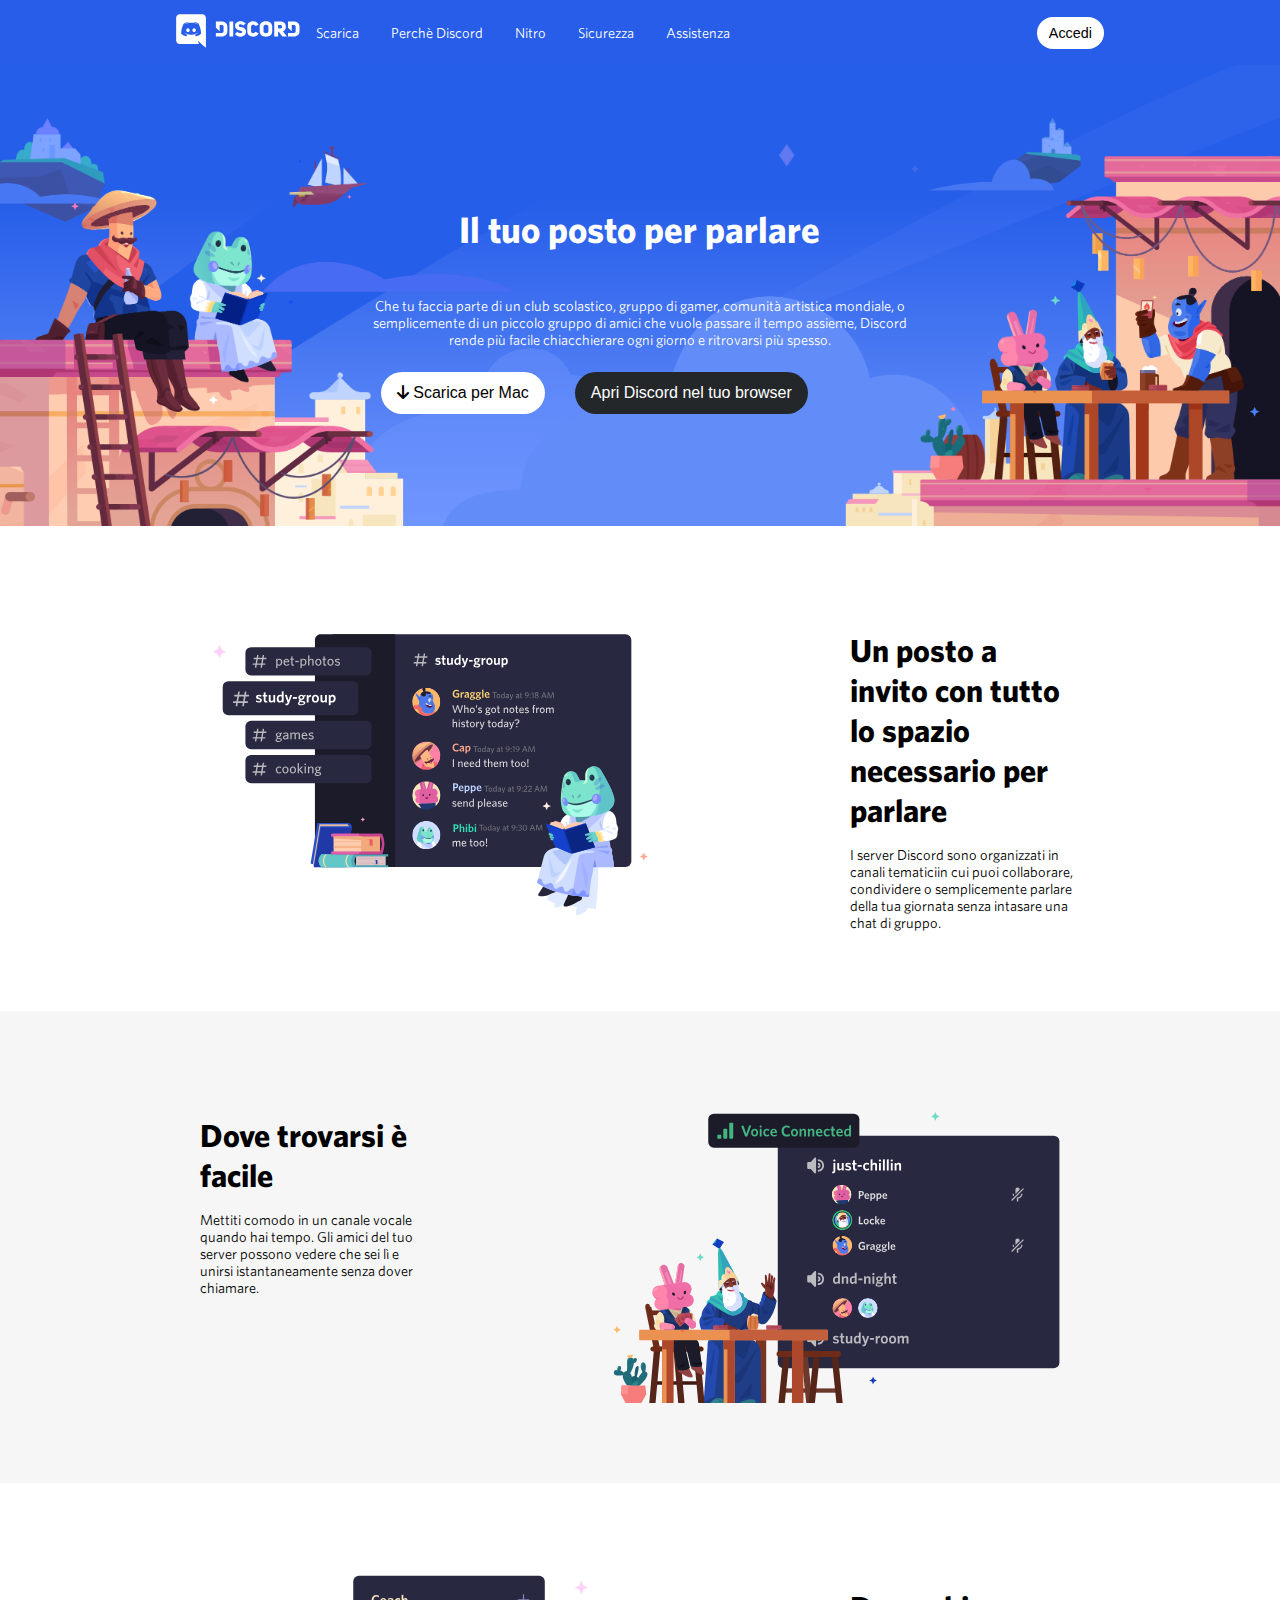
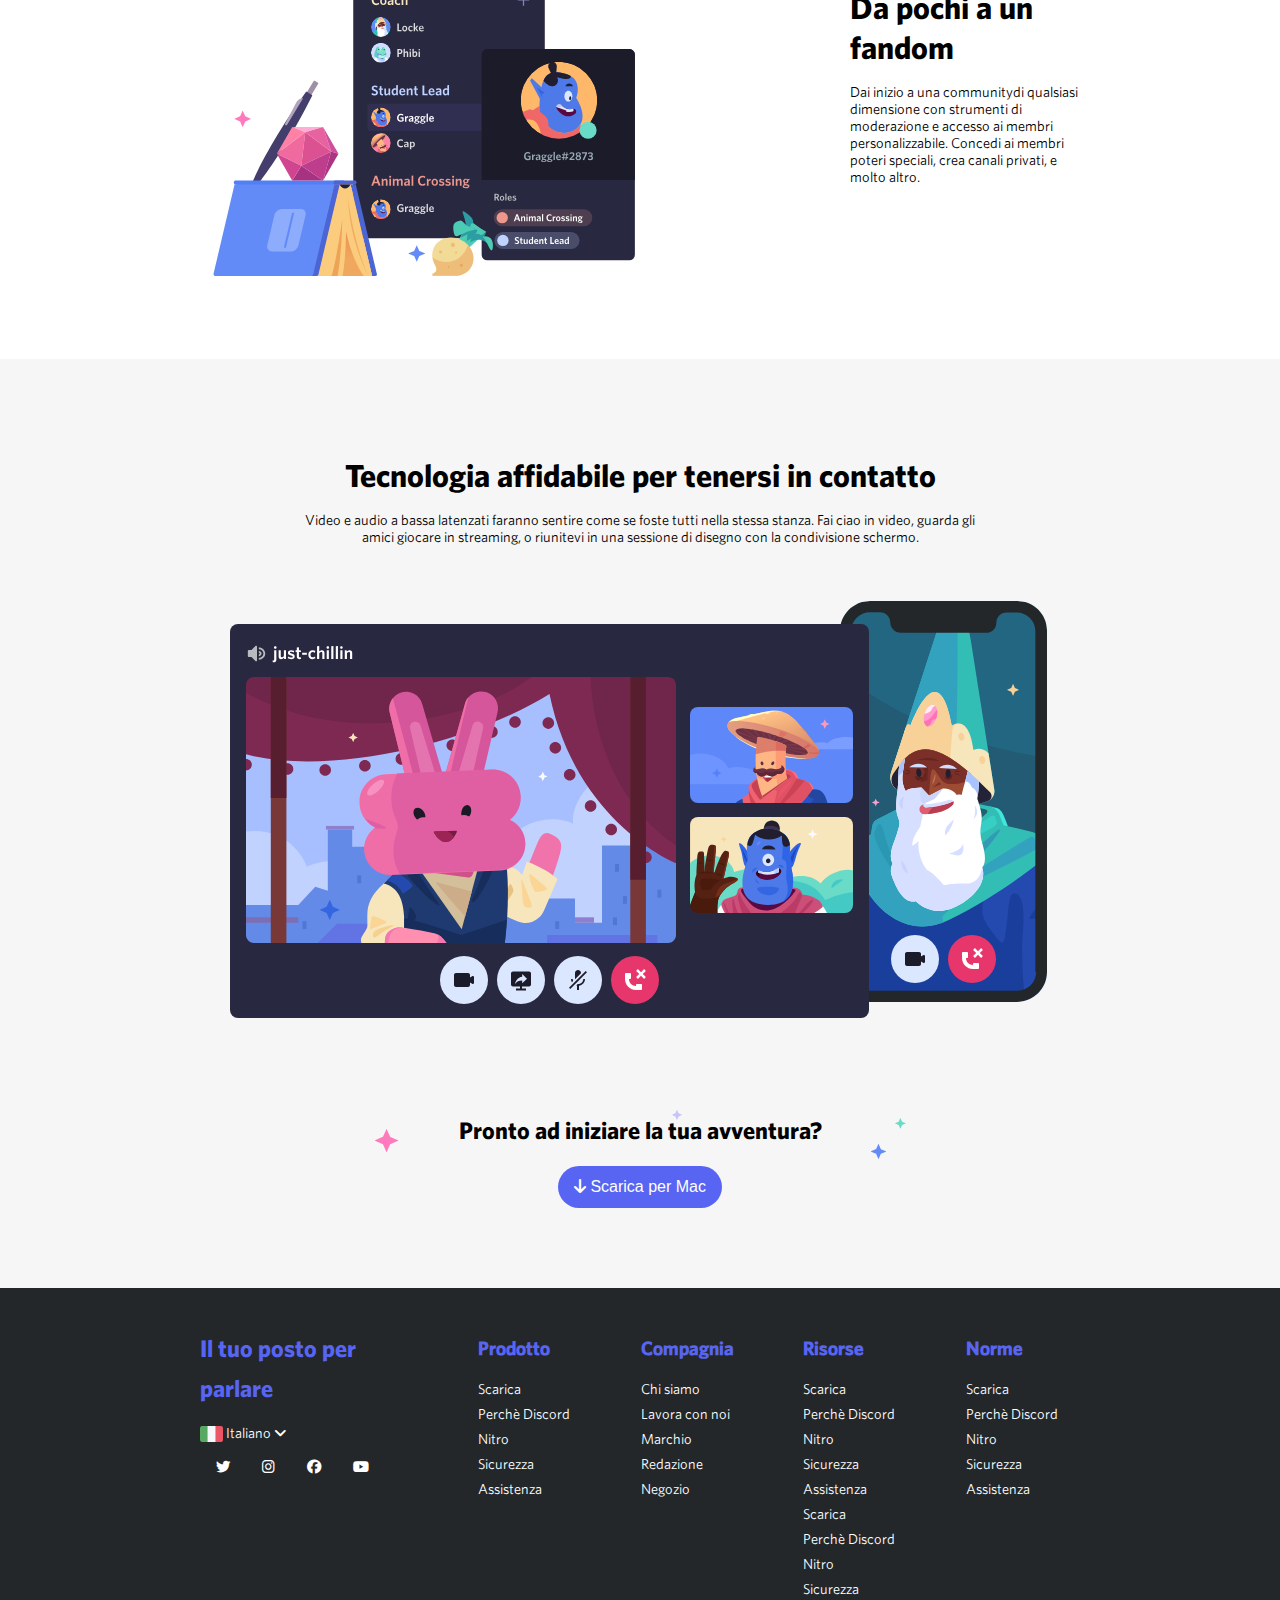
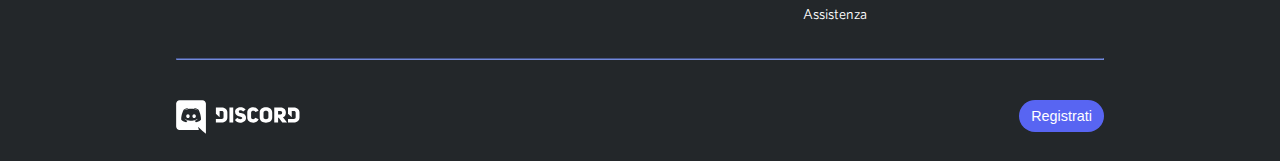
<file: index.html>
<!DOCTYPE html>
<html lang="en">
<head>
    <meta charset="UTF-8">
    <meta http-equiv="X-UA-Compatible" content="IE=edge">
    <meta name="viewport" content="width=device-width, initial-scale=1.0">
    <title>Layout Page Html</title>
    <link rel="stylesheet" href="css/style.css">
    <link rel="stylesheet" href="https://cdnjs.cloudflare.com/ajax/libs/font-awesome/6.1.1/css/all.min.css">
</head>
<body>
    <header>
        <div class="container flex">
            <div class="side">
                <a href="#"><img src="img/logo.svg" alt="logo Discord"></a>
            </div>
            <div class="main-menu">
                <ul class="flex">
                    <li><a  href="scarica.html">Scarica</a></li>
                    <li><a  href="#">Perchè Discord</a></li>
                    <li><a  href="#">Nitro</a></li>
                    <li><a  href="#">Sicurezza</a></li>
                    <li><a href="#">Assistenza</a></li>
                </ul>
            </div>
            <div class="side">
                <button class="btn btn-light btn-sm">Accedi</button>
            </div>
        </div>
    </header>
    <main>
        <div class="section bg-color-head-section section-jumbotron-img">
            <div class="container">
                <div class="main-content">
                    <h1 class="text-white text-center padding-tb">Il tuo posto per parlare</h1>
                    <p class="text-white text-center padding-tb">Che tu faccia parte di un club scolastico, gruppo di gamer, 
                    comunità artistica mondiale, o semplicemente di un piccolo 
                    gruppo di amici che vuole passare il tempo assieme, 
                    Discord rende più facile chiacchierare ogni giorno e ritrovarsi più spesso.
                    <div class="container flex" style="gap: 30px;">
                        <button class="btn btn-lg btn-light"><span><i class="fa-solid fa-arrow-down"></i></span>  Scarica per Mac</button>
                        <button class="btn btn-lg btn-dark">Apri Discord nel tuo browser</button>
                    </div>
                </p>
                </div>
            </div>
        </div>
        <div class="section">
            <div class="container flex">
                <div class="col  col-lg">
                    <img class="img-column" src="img/item1.svg" alt="study group">
                </div>
                <div class="col col-sm">
                    <h2>Un posto a invito con tutto lo spazio necessario per parlare</h2>
                    <p>I server Discord sono organizzati in canali tematiciin cui puoi collaborare,
                        condividere o semplicemente parlare della tua giornata senza intasare una chat di gruppo.
                    </p>
                </div>
            </div>
        </div>
        <div class="section bg-color-grey">
            <div class="container flex col-reverse">
                <div class="col  col-lg">
                    <img class="img-column" style="float: right;" src="img/item2.svg" alt="Voice connected">
                </div>
                <div class="col col-sm">
                    <h2>Dove trovarsi è facile</h2>
                    <p>Mettiti comodo in un canale vocale quando hai tempo. Gli amici del tuo server
                        possono vedere che sei lì e unirsi istantaneamente senza dover chiamare.
                    </p>
                </div>
            </div>
        </div>
        <div class="section">
            <div class="container flex ">
                <div class="col col-lg">
                    <img class="img-column" src="img/item3.svg" alt="Coach">
                </div>
                <div class="col col-sm">
                    <h2>Da pochi a un fandom</h2>
                    <p>Dai inizio a una communitydi qualsiasi dimensione con strumenti di moderazione
                        e accesso ai membri personalizzabile. Concedi ai membri poteri speciali, crea canali privati, 
                        e molto altro.
                    </p>
                </div>
            </div>
        </div>
        <div class="section bg-color-grey">
            <div class="container text-center">
                <h2>Tecnologia affidabile per tenersi in contatto</h2>
                <p class="padding-lr">Video e audio a bassa latenzati faranno sentire come se foste tutti nella stessa stanza. Fai ciao in video, 
                    guarda gli amici giocare in streaming, o riunitevi in una sessione di disegno con la condivisione schermo.
                </p>
                <img src="img/item4-big.svg" alt="screen sharing">
                <div class="container">
                    <div class="star-bkg">
                        <h3>Pronto ad iniziare la tua avventura?</h3>
                        <button class="btn btn-lg btn-violet"><span><i class="fa-solid fa-arrow-down"></i></span>  Scarica per Mac</button>
                    </div>
                </div>
            </div>
        </div>
    </main>
    <footer class="bg-color-black text-white">
        <div class="container flex ">
            <div class="col col-lg col-xlg">
                <h3 class="text-violet">Il tuo posto per parlare</h3>
                <span><img class="flag-language" src="img/ita.png" alt="bandiera italia"> Italiano <i class="fa-solid fa-angle-down"></i></span>
                <ul class="flex-start">
                    <li> <a href="www.twitter.com"> <i class="fa-brands fa-twitter"></i></a></li>
                    <li> <a href="wwww.instagram.com"> <i class="fa-brands fa-instagram"></i></a></li>
                    <li> <a href="www.facebook.com"> <i class="fa-brands fa-facebook"></i></a></li>
                    <li> <a href="wwww.youtube.com"> <i class="fa-brands fa-youtube"></i></a></li>
                </ul>
            </div>
            <div class="col col-sm">
                <h5 class="text-violet">Prodotto</h5>
                <ul class="flex-column">
                    <li><a href="#">Scarica</a></li>
                    <li><a href="#">Perchè Discord</a></li>
                    <li><a href="#">Nitro</a></li>
                    <li><a href="#">Sicurezza</a></li>
                    <li><a href="#">Assistenza</a></li>
                </ul>
            </div>
            <div class="col col-sm">
                <h5 class="text-violet">Compagnia</h5>
                <ul class="flex-column">
                    <li><a href="#">Chi siamo</a></li>
                    <li><a href="#">Lavora con noi</a></li>
                    <li><a href="#">Marchio</a></li>
                    <li><a href="#">Redazione</a></li>
                    <li><a href="#">Negozio</a></li>
                </ul>
            </div>
            <div class="col col-sm">
                <h5 class="text-violet">Risorse</h5>
                <ul class="flex-column">
                    <li><a href="#">Scarica</a></li>
                    <li><a href="#">Perchè Discord</a></li>
                    <li><a href="#">Nitro</a></li>
                    <li><a href="#">Sicurezza</a></li>
                    <li><a href="#">Assistenza</a></li>
                    <li><a href="#">Scarica</a></li>
                    <li><a href="#">Perchè Discord</a></li>
                    <li><a href="#">Nitro</a></li>
                    <li><a href="#">Sicurezza</a></li>
                    <li><a href="#">Assistenza</a></li>
                </ul>
            </div>
            <div class="col col-sm">
                <h5 class="text-violet">Norme</h5>
                <ul class="flex-column">
                    <li><a href="#">Scarica</a></li>
                    <li><a href="#">Perchè Discord</a></li>
                    <li><a href="#">Nitro</a></li>
                    <li><a href="#">Sicurezza</a></li>
                    <li><a href="#">Assistenza</a></li>
                </ul>
            </div>
        </div>
        <hr class="margin-tb" style="border-color: #7289da; max-width: calc(960px - 2rem);">
        <div class="container " >
            <div class="padding-tb flex flex-space ">
                <div class="logo-footer"><a href="#"><img src="img/logo.svg" alt="logo Discord"></a></div>
                <div class="button-footer"><button class="btn btn-violet btn-sm">Registrati</button></div>
            </div>
            
        </div>
    </footer>
</body>
</html>
</file>
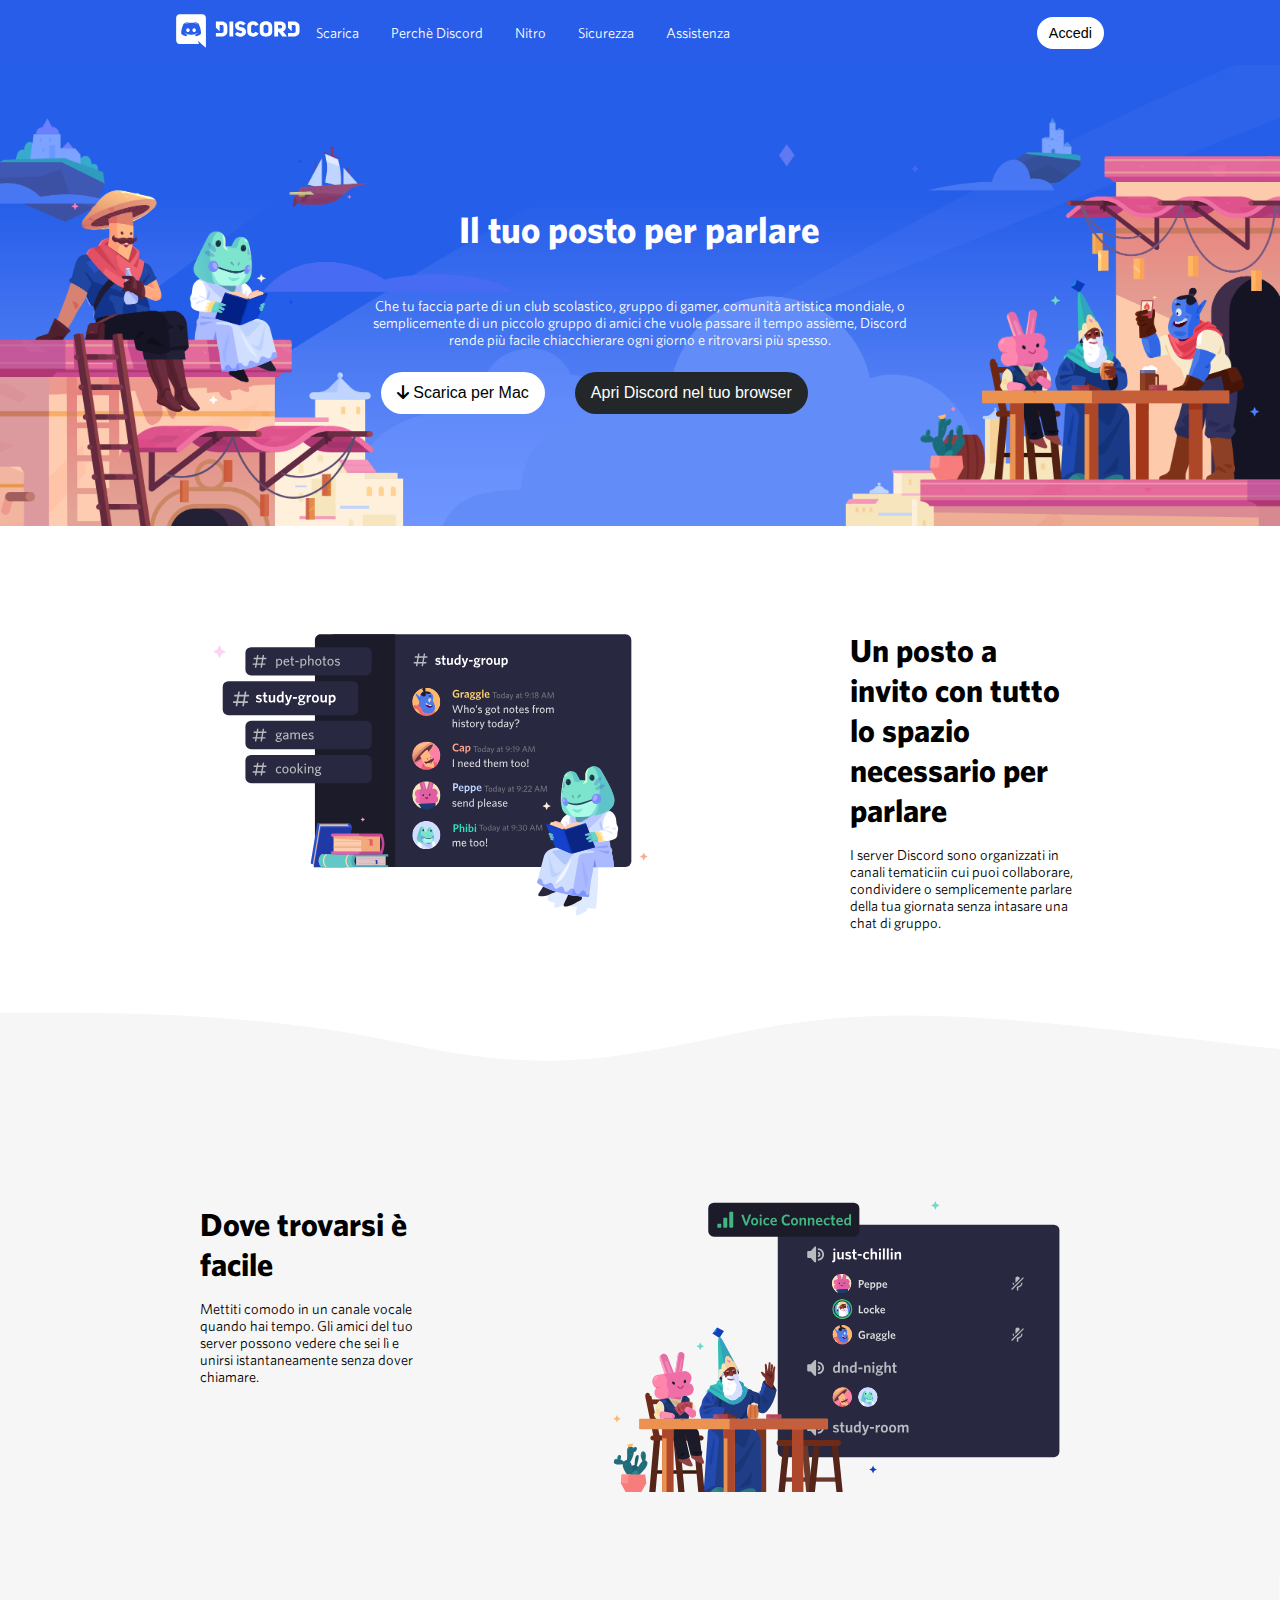
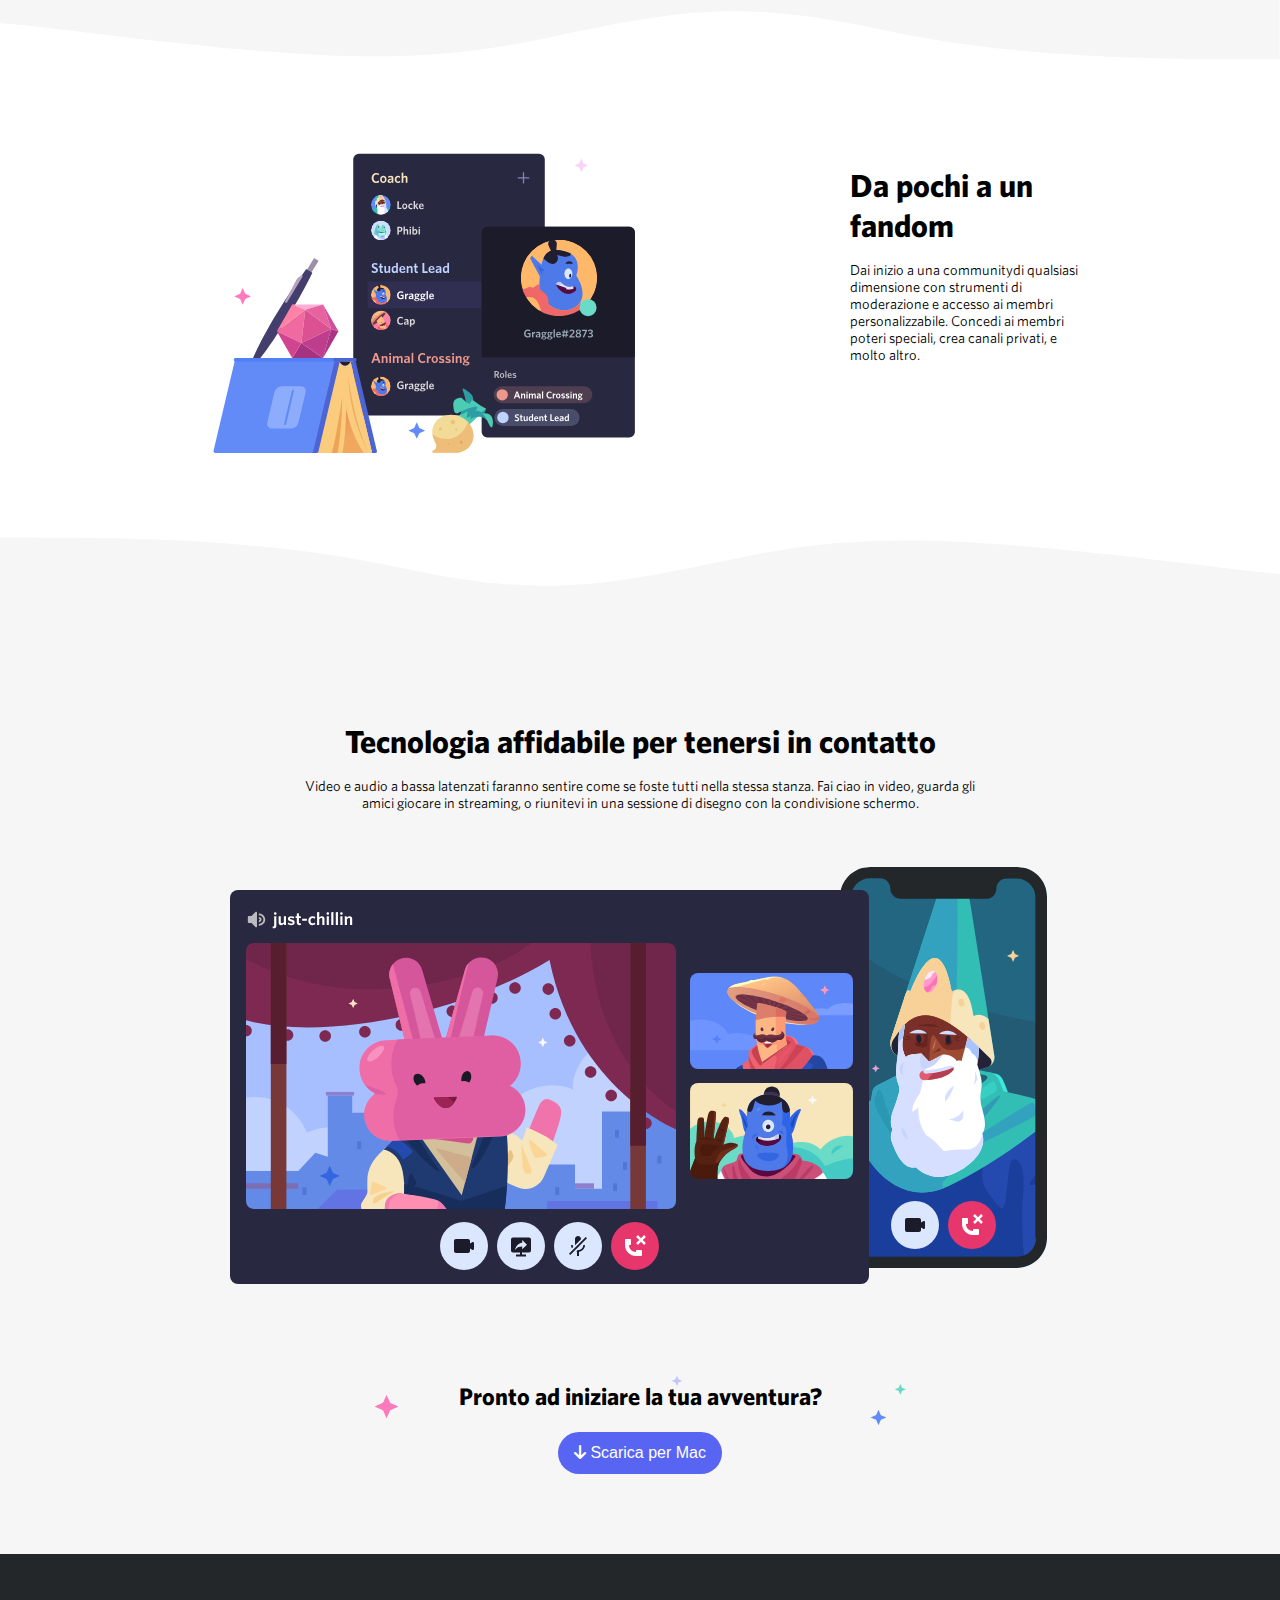
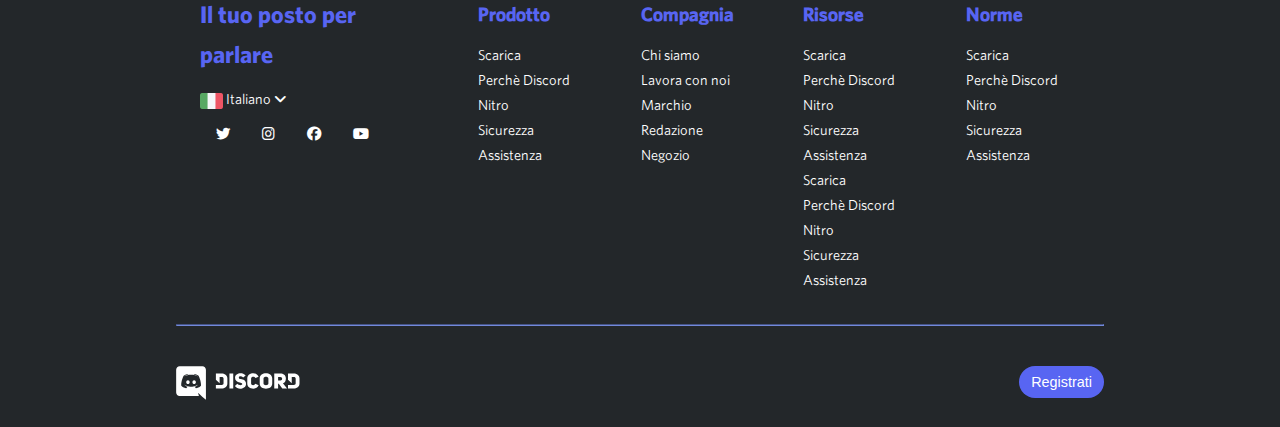
<file: bonus.html>
<!DOCTYPE html>
<html lang="en">
<head>
    <meta charset="UTF-8">
    <meta http-equiv="X-UA-Compatible" content="IE=edge">
    <meta name="viewport" content="width=device-width, initial-scale=1.0">
    <title>Layout Page Html</title>
    <link rel="stylesheet" href="css/style.css">
    <link rel="stylesheet" href="css/bonus.css">
    <link rel="stylesheet" href="https://cdnjs.cloudflare.com/ajax/libs/font-awesome/6.1.1/css/all.min.css">
</head>
<body>
    <header>
        <div class="container flex">
            <div class="side">
                <a href="#"><img src="img/logo.svg" alt="logo Discord"></a>
            </div>
            <div class="main-menu">
                <ul class="flex">
                    <li><a  href="#">Scarica</a></li>
                    <li><a  href="#">Perchè Discord</a></li>
                    <li><a  href="#">Nitro</a></li>
                    <li><a  href="#">Sicurezza</a></li>
                    <li><a href="#">Assistenza</a></li>
                </ul>
            </div>
            <div class="side">
                <button class="btn btn-light btn-sm">Accedi</button>
            </div>
        </div>
    </header>
    <main>
        <div class="section bg-color-head-section section-jumbotron-img">
            <div class="container">
                <div class="main-content">
                    <h1 class="text-white text-center padding-tb">Il tuo posto per parlare</h1>
                    <p class="text-white text-center padding-tb">Che tu faccia parte di un club scolastico, gruppo di gamer, 
                    comunità artistica mondiale, o semplicemente di un piccolo 
                    gruppo di amici che vuole passare il tempo assieme, 
                    Discord rende più facile chiacchierare ogni giorno e ritrovarsi più spesso.
                    <div class="container flex" style="gap: 30px;">
                        <button class="btn btn-lg btn-light"> <span><i class="fa-solid fa-arrow-down"></i></span>  Scarica per Mac</button>
                        <button class="btn btn-lg btn-dark">Apri Discord nel tuo browser</button>
                    </div>
                </p>
                </div>
            </div>
        </div>
        <div class="section">
            <div class="container flex">
                <div class="col  col-lg">
                    <img class="img-column" src="img/item1.svg" alt="study group">
                </div>
                <div class="col col-sm">
                    <h2>Un posto a invito con tutto lo spazio necessario per parlare</h2>
                    <p>I server Discord sono organizzati in canali tematiciin cui puoi collaborare,
                        condividere o semplicemente parlare della tua giornata senza intasare una chat di gruppo.
                    </p>
                </div>
            </div>
        </div>
        
        <svg class="wave-1hkxOo" version="1.1" xmlns="http://www.w3.org/2000/svg" viewBox="0 0 1440 100" preserveAspectRatio="none"><path class="wavePath-haxJK1 animationPaused-2hZ4IO" d="M826.337463,25.5396311 C670.970254,58.655965 603.696181,68.7870267 447.802481,35.1443383 C293.342778,1.81111414 137.33377,1.81111414 0,1.81111414 L0,150 L1920,150 L1920,1.81111414 C1739.53523,-16.6853983 1679.86404,73.1607868 1389.7826,37.4859505 C1099.70117,1.81111414 981.704672,-7.57670281 826.337463,25.5396311 Z" fill="currentColor"></path></svg>

        <div class="section bg-color-grey">
            <div class="container flex col-reverse">
                <div class="col  col-lg">
                    <img class="img-column" style="float: right;" src="img/item2.svg" alt="Voice connected">
                </div>
                <div class="col col-sm">
                    <h2>Dove trovarsi è facile</h2>
                    <p>Mettiti comodo in un canale vocale quando hai tempo. Gli amici del tuo server
                        possono vedere che sei lì e unirsi istantaneamente senza dover chiamare.
                    </p>
                </div>
            </div>
        </div>

        <svg class="wave-1hkxOo rotate-wave" version="1.1" xmlns="http://www.w3.org/2000/svg" viewBox="0 0 1440 100" preserveAspectRatio="none"><path class="wavePath-haxJK1 animationPaused-2hZ4IO" d="M826.337463,25.5396311 C670.970254,58.655965 603.696181,68.7870267 447.802481,35.1443383 C293.342778,1.81111414 137.33377,1.81111414 0,1.81111414 L0,150 L1920,150 L1920,1.81111414 C1739.53523,-16.6853983 1679.86404,73.1607868 1389.7826,37.4859505 C1099.70117,1.81111414 981.704672,-7.57670281 826.337463,25.5396311 Z" fill="currentColor"></path></svg>

        <div class="section">
            <div class="container flex ">
                <div class="col col-lg">
                    <img class="img-column" src="img/item3.svg" alt="Coach">
                </div>
                <div class="col col-sm">
                    <h2>Da pochi a un fandom</h2>
                    <p>Dai inizio a una communitydi qualsiasi dimensione con strumenti di moderazione
                        e accesso ai membri personalizzabile. Concedi ai membri poteri speciali, crea canali privati, 
                        e molto altro.
                    </p>
                </div>
            </div>
        </div>

        <svg class="wave-1hkxOo " version="1.1" xmlns="http://www.w3.org/2000/svg" viewBox="0 0 1440 100" preserveAspectRatio="none"><path class="wavePath-haxJK1 animationPaused-2hZ4IO" d="M826.337463,25.5396311 C670.970254,58.655965 603.696181,68.7870267 447.802481,35.1443383 C293.342778,1.81111414 137.33377,1.81111414 0,1.81111414 L0,150 L1920,150 L1920,1.81111414 C1739.53523,-16.6853983 1679.86404,73.1607868 1389.7826,37.4859505 C1099.70117,1.81111414 981.704672,-7.57670281 826.337463,25.5396311 Z" fill="currentColor"></path></svg>

        <div class="section bg-color-grey">
            <div class="container text-center">
                <h2>Tecnologia affidabile per tenersi in contatto</h2>
                <p class="padding-lr">Video e audio a bassa latenzati faranno sentire come se foste tutti nella stessa stanza. Fai ciao in video, 
                    guarda gli amici giocare in streaming, o riunitevi in una sessione di disegno con la condivisione schermo.
                </p>
                <img src="img/item4-big.svg" alt="screen sharing">
                <div class="container">
                    <div class="star-bkg">
                        <h3>Pronto ad iniziare la tua avventura?</h3>
                        <button class="btn btn-lg btn-violet"><span><i class="fa-solid fa-arrow-down"></i></span>  Scarica per Mac</button>
                    </div>
                </div>
            </div>
        </div>
    </main>
    <footer class="bg-color-black text-white">
        <div class="container flex ">
            <div class="col col-lg col-xlg">
                <h3 class="text-violet">Il tuo posto per parlare</h3>
                <span><img class="flag-language" src="img/ita.png" alt="bandiera italia"> Italiano <i class="fa-solid fa-angle-down"></i></span>
                <ul class="flex-start">
                    <li> <a href="www.twitter.com"> <i class="fa-brands fa-twitter"></i></a></li>
                    <li> <a href="wwww.instagram.com"> <i class="fa-brands fa-instagram"></i></a></li>
                    <li> <a href="www.facebook.com"> <i class="fa-brands fa-facebook"></i></a></li>
                    <li> <a href="wwww.youtube.com"> <i class="fa-brands fa-youtube"></i></a></li>
                </ul>
            </div>
            <div class="col col-sm">
                <h5 class="text-violet">Prodotto</h5>
                <ul class="flex-column">
                    <li><a href="#">Scarica</a></li>
                    <li><a href="#">Perchè Discord</a></li>
                    <li><a href="#">Nitro</a></li>
                    <li><a href="#">Sicurezza</a></li>
                    <li><a href="#">Assistenza</a></li>
                </ul>
            </div>
            <div class="col col-sm">
                <h5 class="text-violet">Compagnia</h5>
                <ul class="flex-column">
                    <li><a href="#">Chi siamo</a></li>
                    <li><a href="#">Lavora con noi</a></li>
                    <li><a href="#">Marchio</a></li>
                    <li><a href="#">Redazione</a></li>
                    <li><a href="#">Negozio</a></li>
                </ul>
            </div>
            <div class="col col-sm">
                <h5 class="text-violet">Risorse</h5>
                <ul class="flex-column">
                    <li><a href="#">Scarica</a></li>
                    <li><a href="#">Perchè Discord</a></li>
                    <li><a href="#">Nitro</a></li>
                    <li><a href="#">Sicurezza</a></li>
                    <li><a href="#">Assistenza</a></li>
                    <li><a href="#">Scarica</a></li>
                    <li><a href="#">Perchè Discord</a></li>
                    <li><a href="#">Nitro</a></li>
                    <li><a href="#">Sicurezza</a></li>
                    <li><a href="#">Assistenza</a></li>
                </ul>
            </div>
            <div class="col col-sm">
                <h5 class="text-violet">Norme</h5>
                <ul class="flex-column">
                    <li><a href="#">Scarica</a></li>
                    <li><a href="#">Perchè Discord</a></li>
                    <li><a href="#">Nitro</a></li>
                    <li><a href="#">Sicurezza</a></li>
                    <li><a href="#">Assistenza</a></li>
                </ul>
            </div>
        </div>
        <hr class="margin-tb" style="border-color: #7289da; max-width: calc(960px - 2rem);">
        <div class="container " >
            <div class="padding-tb flex flex-space ">
                <div class="logo-footer"><a href="#"><img src="img/logo.svg" alt="logo Discord"></a></div>
                <div class="button-footer"><button class="btn btn-violet btn-sm">Registrati</button></div>
            </div>
            
        </div>
    </footer>
</body>
</html>
</file>
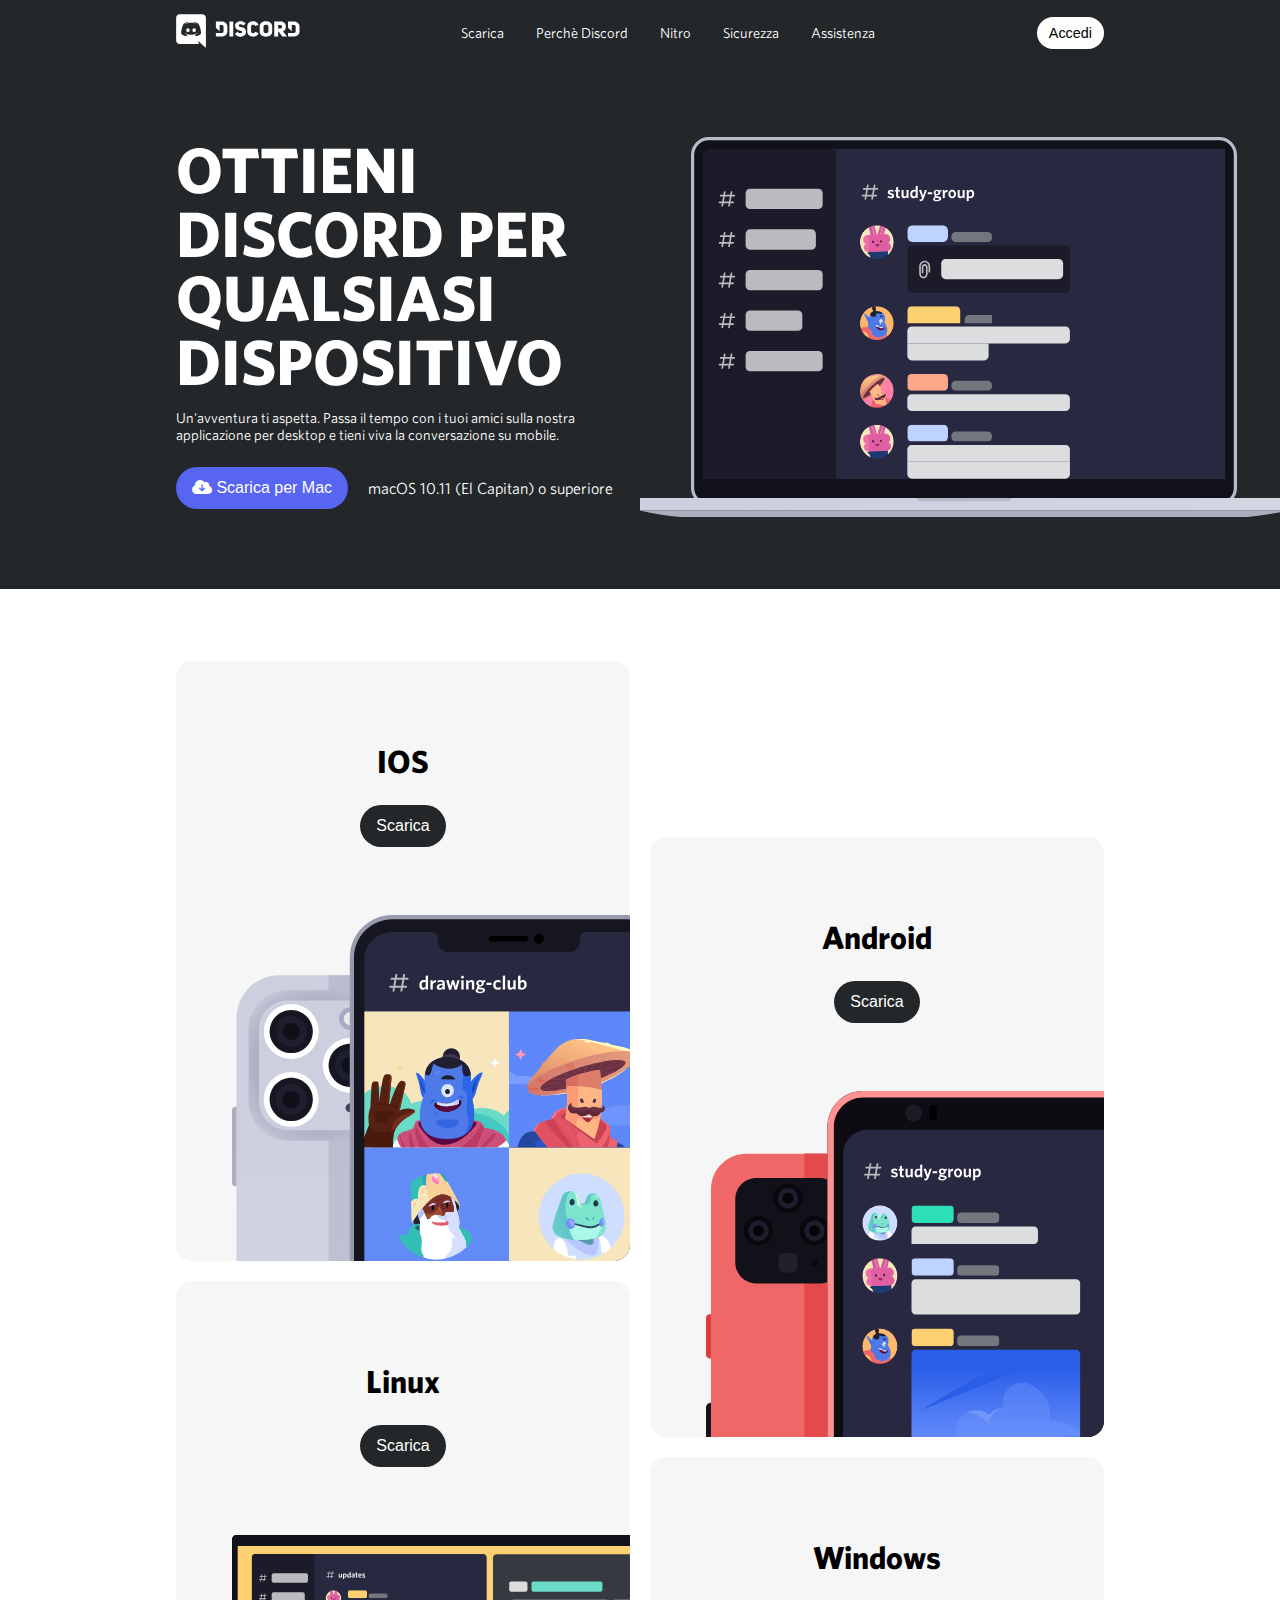
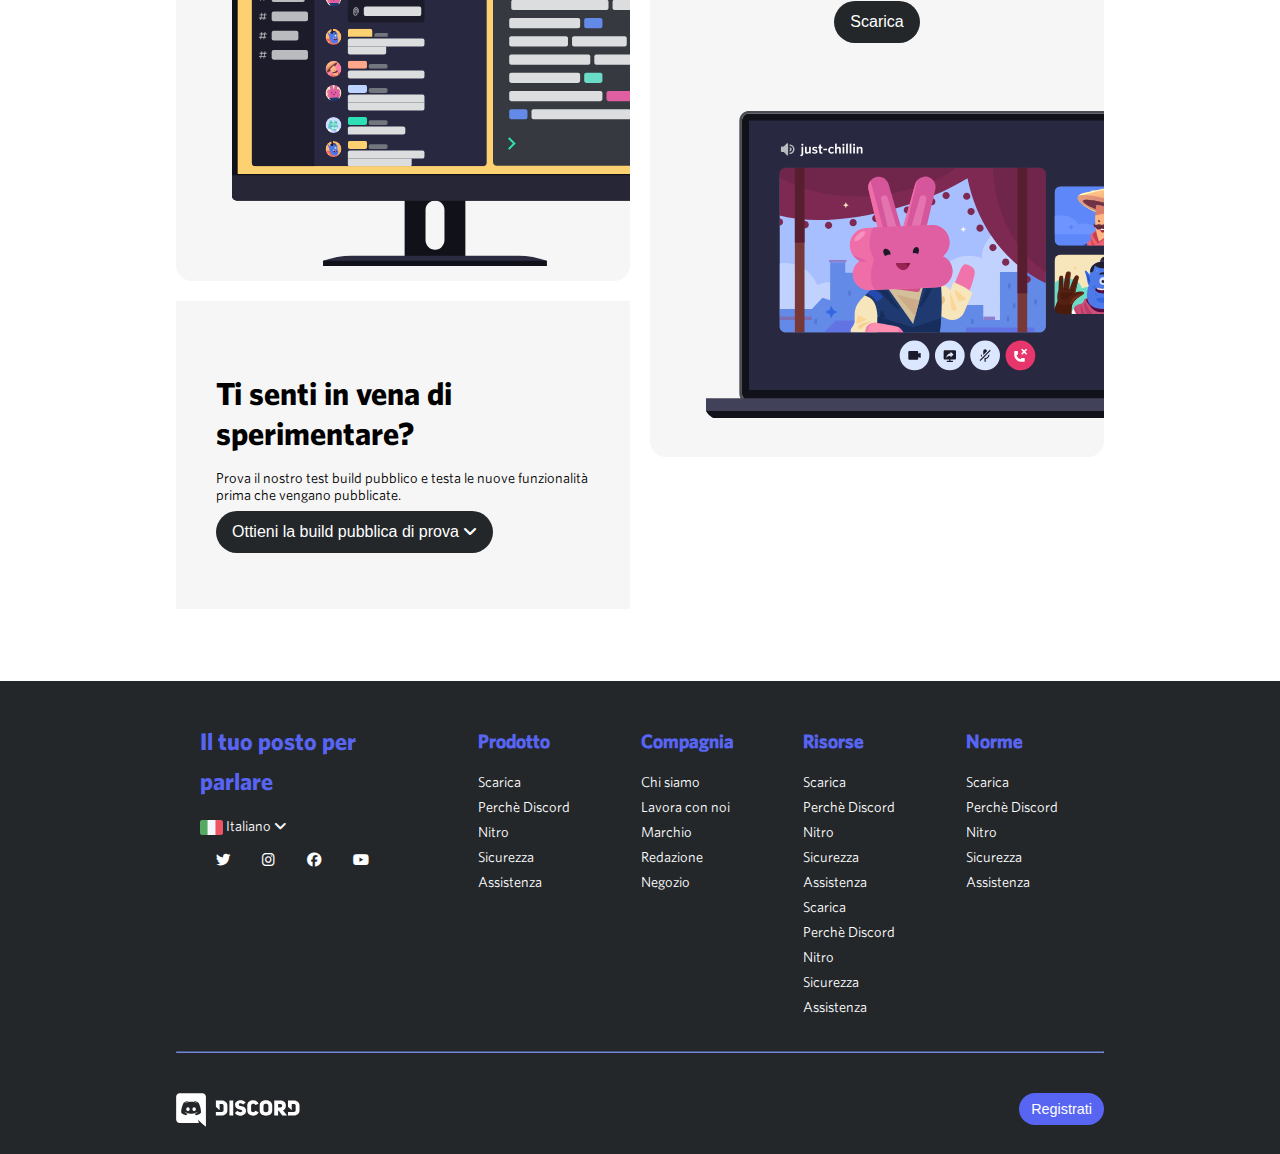
<file: scarica.html>
<!DOCTYPE html>
<html lang="en">
<head>
    <meta charset="UTF-8">
    <meta http-equiv="X-UA-Compatible" content="IE=edge">
    <meta name="viewport" content="width=device-width, initial-scale=1.0">
    <title>Scarica Discord</title>
    <link rel="stylesheet" href="css/bonus.css">
    <link rel="stylesheet" href="css/style.css">
    <link rel="stylesheet" href="https://cdnjs.cloudflare.com/ajax/libs/font-awesome/6.1.1/css/all.min.css">
</head>
<body>
    <header class="bg-color-black">
        <div class="container flex">
            <div class="side">
                <a href="#"><img src="img/logo.svg" alt="logo Discord"></a>
            </div>
            <div class="main-menu">
                <ul class="flex justify-center ">
                    <li><a  href="scarica.html">Scarica</a></li>
                    <li><a  href="#">Perchè Discord</a></li>
                    <li><a  href="#">Nitro</a></li>
                    <li><a  href="#">Sicurezza</a></li>
                    <li><a href="#">Assistenza</a></li>
                </ul>
            </div>
            <div class="side">
                <button class="btn btn-light btn-sm">Accedi</button>
            </div>
        </div>
    </header>
    <main>
        <div class="section bg-color-black ">
            <div class="container flex">
                <div class="col-lg">
                    <h1 class="text-white titleBig">OTTIENI DISCORD PER QUALSIASI DISPOSITIVO</h1>
                    <p class="text-white  padding-tb">Un'avventura ti aspetta. Passa il tempo con i tuoi amici sulla nostra applicazione per desktop e tieni viva la conversazione su mobile.</p>
                    <div class="container flex" style="padding-left: 0;" >
                        <button class="btn btn-shrink btn-lg btn-violet"><span><i class="fa-solid fa-cloud-arrow-down"></i></span>  Scarica per Mac</button>
                        <div class="textSmall text-white">macOS 10.11 (El Capitan) o superiore</div>
                    </div>
                </p>
                </div>
                <div class="col-lg">
                    <img class="image-absolute" src="img/pc-study.svg" alt="study group">
                </div>
            </div>
        </div>

        <div class="section">
            <div class="container flex">
                <div class="card-container">
                    <div class="card bg-color-grey">
                        <div class="cardHeader">
                            <h2 class="text-center">IOS</h2>
                            <div class="container text-center ">
                                <button class="btn btn-lg btn-dark">Scarica</button>
                            </div>
                        </div>
                        <img class="image-card" src="img/smartphone-drawing.svg" alt="smartphone-drawing">
                    </div>
                    <div class="card bg-color-grey card-right-down">
                        <div class="cardHeader">
                            <h2 class="text-center">Android</h2>
                            <div class="container text-center">
                                <button class="btn btn-lg btn-dark">Scarica</button>
                            </div>
                        </div>
                        <img class="image-card" src="img/smartphone.svg" alt="smartphone-drawing">
                    </div>
                    <div class="card bg-color-grey">
                        <div class="cardHeader">
                            <h2 class="text-center">Linux</h2>
                            <div class="container text-center">
                                <button class="btn btn-lg btn-dark">Scarica</button>
                            </div>
                        </div>
                        <img class="image-card" src="img/pc-update.svg" alt="smartphone-drawing">
                    </div>
                    <div class="card bg-color-grey">
                        <div class="cardHeader">
                            <h2 class="text-center">Windows</h2>
                            <div class="container text-center">
                                <button class="btn btn-lg btn-dark">Scarica</button>
                            </div>
                        </div>
                        <img class="image-card" src="img/pc-just.svg" alt="smartphone-drawing">
                    </div>
                    <div class="card-hf bg-color-grey">
                        <div class="cardHeader">
                            <h2>Ti senti in vena di sperimentare?</h2>
                            <p>Prova il nostro test build pubblico 
                                e testa le nuove funzionalità prima
                                 che vengano pubblicate.</p>
                            <div class="container" style="padding-left: 0;">
                                <button class="btn btn-lg btn-dark">Ottieni la build pubblica di prova <i class="fa-solid fa-angle-down"></i></button>
                            </div>
                        </div>
                    </div>
                </div>
            </div>
        </div>

    </main>
    <footer class="bg-color-black text-white">
        <div class="container flex ">
            <div class="col col-lg col-xlg">
                <h3 class="text-violet">Il tuo posto per parlare</h3>
                <span><img class="flag-language" src="img/ita.png" alt="bandiera italia"> Italiano <i class="fa-solid fa-angle-down"></i></span>
                <ul class="flex-start">
                    <li> <a href="www.twitter.com"> <i class="fa-brands fa-twitter"></i></a></li>
                    <li> <a href="wwww.instagram.com"> <i class="fa-brands fa-instagram"></i></a></li>
                    <li> <a href="www.facebook.com"> <i class="fa-brands fa-facebook"></i></a></li>
                    <li> <a href="wwww.youtube.com"> <i class="fa-brands fa-youtube"></i></a></li>
                </ul>
            </div>
            <div class="col col-sm">
                <h5 class="text-violet">Prodotto</h5>
                <ul class="flex-column">
                    <li><a href="#">Scarica</a></li>
                    <li><a href="#">Perchè Discord</a></li>
                    <li><a href="#">Nitro</a></li>
                    <li><a href="#">Sicurezza</a></li>
                    <li><a href="#">Assistenza</a></li>
                </ul>
            </div>
            <div class="col col-sm">
                <h5 class="text-violet">Compagnia</h5>
                <ul class="flex-column">
                    <li><a href="#">Chi siamo</a></li>
                    <li><a href="#">Lavora con noi</a></li>
                    <li><a href="#">Marchio</a></li>
                    <li><a href="#">Redazione</a></li>
                    <li><a href="#">Negozio</a></li>
                </ul>
            </div>
            <div class="col col-sm">
                <h5 class="text-violet">Risorse</h5>
                <ul class="flex-column">
                    <li><a href="#">Scarica</a></li>
                    <li><a href="#">Perchè Discord</a></li>
                    <li><a href="#">Nitro</a></li>
                    <li><a href="#">Sicurezza</a></li>
                    <li><a href="#">Assistenza</a></li>
                    <li><a href="#">Scarica</a></li>
                    <li><a href="#">Perchè Discord</a></li>
                    <li><a href="#">Nitro</a></li>
                    <li><a href="#">Sicurezza</a></li>
                    <li><a href="#">Assistenza</a></li>
                </ul>
            </div>
            <div class="col col-sm">
                <h5 class="text-violet">Norme</h5>
                <ul class="flex-column">
                    <li><a href="#">Scarica</a></li>
                    <li><a href="#">Perchè Discord</a></li>
                    <li><a href="#">Nitro</a></li>
                    <li><a href="#">Sicurezza</a></li>
                    <li><a href="#">Assistenza</a></li>
                </ul>
            </div>
        </div>
        <hr class="margin-tb" style="border-color: #7289da; max-width: calc(960px - 2rem);">
        <div class="container " >
            <div class="padding-tb flex flex-space ">
                <div class="logo-footer"><a href="#"><img src="img/logo.svg" alt="logo Discord"></a></div>
                <div class="button-footer"><button class="btn btn-violet btn-sm">Registrati</button></div>
            </div>
            
        </div>
    </footer>
</body>
</html>
</file>
<file: css/style.css>
* {
    margin: 0;
    padding: 0;
    box-sizing: border-box;
}
html{
    font-size: 1rem;
}
@font-face {
    font-family: WhitneyRegularBold;
    src: url('../font/whitneysemibold.otf');
}
@font-face {
    font-family: WhitneyBold;
    src: url('../font/whitneybold.otf');
}
@font-face {
    font-family: WhitneyRegular;
    src: url('../font/whitneybook.otf');
}
/* section tags */
body {
    font-family: WhitneyRegular;
}
header {
    background-color: #275DE8;
}

a{
    text-decoration: none;
    color: #ffffff;
}
a, p, footer{
    font-size: .9rem;
}
h1 {
    font-family: WhitneyBold;
    font-size: 2.3rem;
}
h2 {
    font-family: WhitneyBold;
    font-size: 2rem;
}
h3 {
    font-family: WhitneyBold;
    font-size: 1.5rem;
}
h5 {
    font-family: WhitneyRegularBold;
    font-size: 1.2rem;
}
h1,h2,h3 {
    margin-bottom: 1rem;
    margin-top: 1.5rem;
    line-height: 2.5rem;
}
h5 {
    margin-bottom: .5rem;
    margin-top: 1.5rem;
    line-height: 2.5rem;
}

/* classes style */
.section {
    padding: 4rem 0;
}
.container {
    max-width: 960px;
    min-width: 300px;
    width: 100%;
    margin: 0 auto;
    padding: .5rem 1rem;
}
.bg-color-grey{
    background-color: #F6F6F6;
}
.margin-tb{
    margin: 1rem auto;
}
.padding-tb{
    padding-top: 1rem;
    padding-bottom: 1rem;
}
.side {
    max-width: 20%;
    align-self: center;
}
.flex {
    display: flex;
    justify-content: normal;
}
.flex-start {
    display: flex;
    justify-content: flex-start;
}
.flex-column {
    display: flex;
    flex-direction: column;
}
.text-center{
    text-align: center;
}
.text-white{
    color: #ffffff;
}

.main-menu {
    max-width: 80%;
    width: 100%;
}
ul {
    list-style: none;
}
.btn {
    border-width: 0;
    border-radius: 30px;
    -webkit-border-radius: 30px;
    -moz-border-radius: 30px;
    -ms-border-radius: 30px;
    -o-border-radius: 30px;
    cursor: pointer;
    width: auto;
}
.btn-sm{
    padding:.5rem .75rem;
    font-size: .9rem;
}
.btn-lg{
    padding:.75rem 1rem;
    font-size: 1rem;
}
.btn-light {
    background-color: #ffffff;
    color: black;
}
.btn-dark {
    background-color: #23272A;
    color: #ffffff;
}
.btn-violet {
    /* background-color: #8EA1E1; */
    background-color: #5865f2;
    color: #ffffff;
}
/* .main-menu */ ul li a{
    padding: 1rem 1rem;
    display: inline-block;
}
.bg-color-head-section {
    background-color: #275DE8;
}
.section-jumbotron-img {
    background-image: url('../img/jumbo.png');
    background-repeat: no-repeat;
    background-size: cover;
    background-position: center;
}
.main-content {
    width: 100%;
    max-width: 80%;
    margin: 0 auto;
    padding: 2rem 6rem;
    min-height: 300px;
}
.col-lg {
    width: 100%;
    max-width: 70%;
    position: relative;
}

.col-sm {
    width: 100%;
    max-width: 30%;
}

.img-column {
    max-width: 80%;
    width: 100%;
}
.col {
    padding: .5rem 1.5rem;
}
.col-reverse {
    flex-direction: row-reverse;
}
.bg-color-green {
    background-color: #228B21;
    min-height: 700px;
}
.bg-color-black {
    background-color: #23272A;
}
.star-bkg {
    background-image: url('../img/stars.svg');
    background-position: top center;
    background-repeat: no-repeat;
}
.col-xlg {
    min-width: 30%;
}

.flex-space{
    justify-content: space-between;
}
.justify-center {
    justify-content: center;
}
.logo-footer , .button-footer{
    align-items: center;
}

.padding-lr{
    padding: 0 8rem;
}
.flag-language{
    max-width: 10%;
    vertical-align: middle;
}
.flex-column li a{
    padding: .25rem 0;
}
.text-violet {
    color: #5865f2;
}
</file>
<file: css/bonus.css>
.btn-light:hover {
    background-color: #F6F6F6;
    box-shadow: 1px 1px 18px;
}
.btn-dark:hover {
    background-color: #303132;
    box-shadow: 1px 1px 18px;
}
.btn-violet:hover {
    background-color: #8EA1E1;
}
a:hover {
    font-size: 1rem;
}

.rotate-wave{
    transform-origin: right bottom;
    transform: rotate(180deg) translate(100%,100%);
    
}
.wave-1hkxOo {
    color: #f6f6f6;
    display: block;
}
.textSmall {
    font-size: 1rem;
    width: auto;
    flex-shrink: 0;
    align-self: center;
}
.btn-shrink {
    flex-shrink: 0;
    margin-right: 20px;
}
.titleBig{
    text-transform: uppercase;
    font-size: 4rem;
    line-height: 4rem;
    margin: 0;
}
.image-absolute {
    height: 100%;
    width: auto;
    position: absolute;
    top: 0;
    left: 0;
    margin-left: auto;
    margin-right: auto;
}
.card-container {
    display: grid;
    grid-template-columns: 1fr 1fr;
    grid-template-rows: 156px auto 156px auto 156px;
    grid-column: span 12;
    gap: 20px;
}
.card {
    height: 600px;
    overflow: hidden;
    -webkit-box-sizing: border-box;
    box-sizing: border-box;
    border-radius: 16px;
    padding: 56px;
}
.card , .card-hf{
    grid-column: span 1;
    grid-row: span 2;
}
.card-hf {
    padding: 48px 40px;
}
.image-card {
    margin-top: 60px;
}
.card-right-down {
    grid-column: 2;
    grid-row: 2/span 2;
}
</file>
